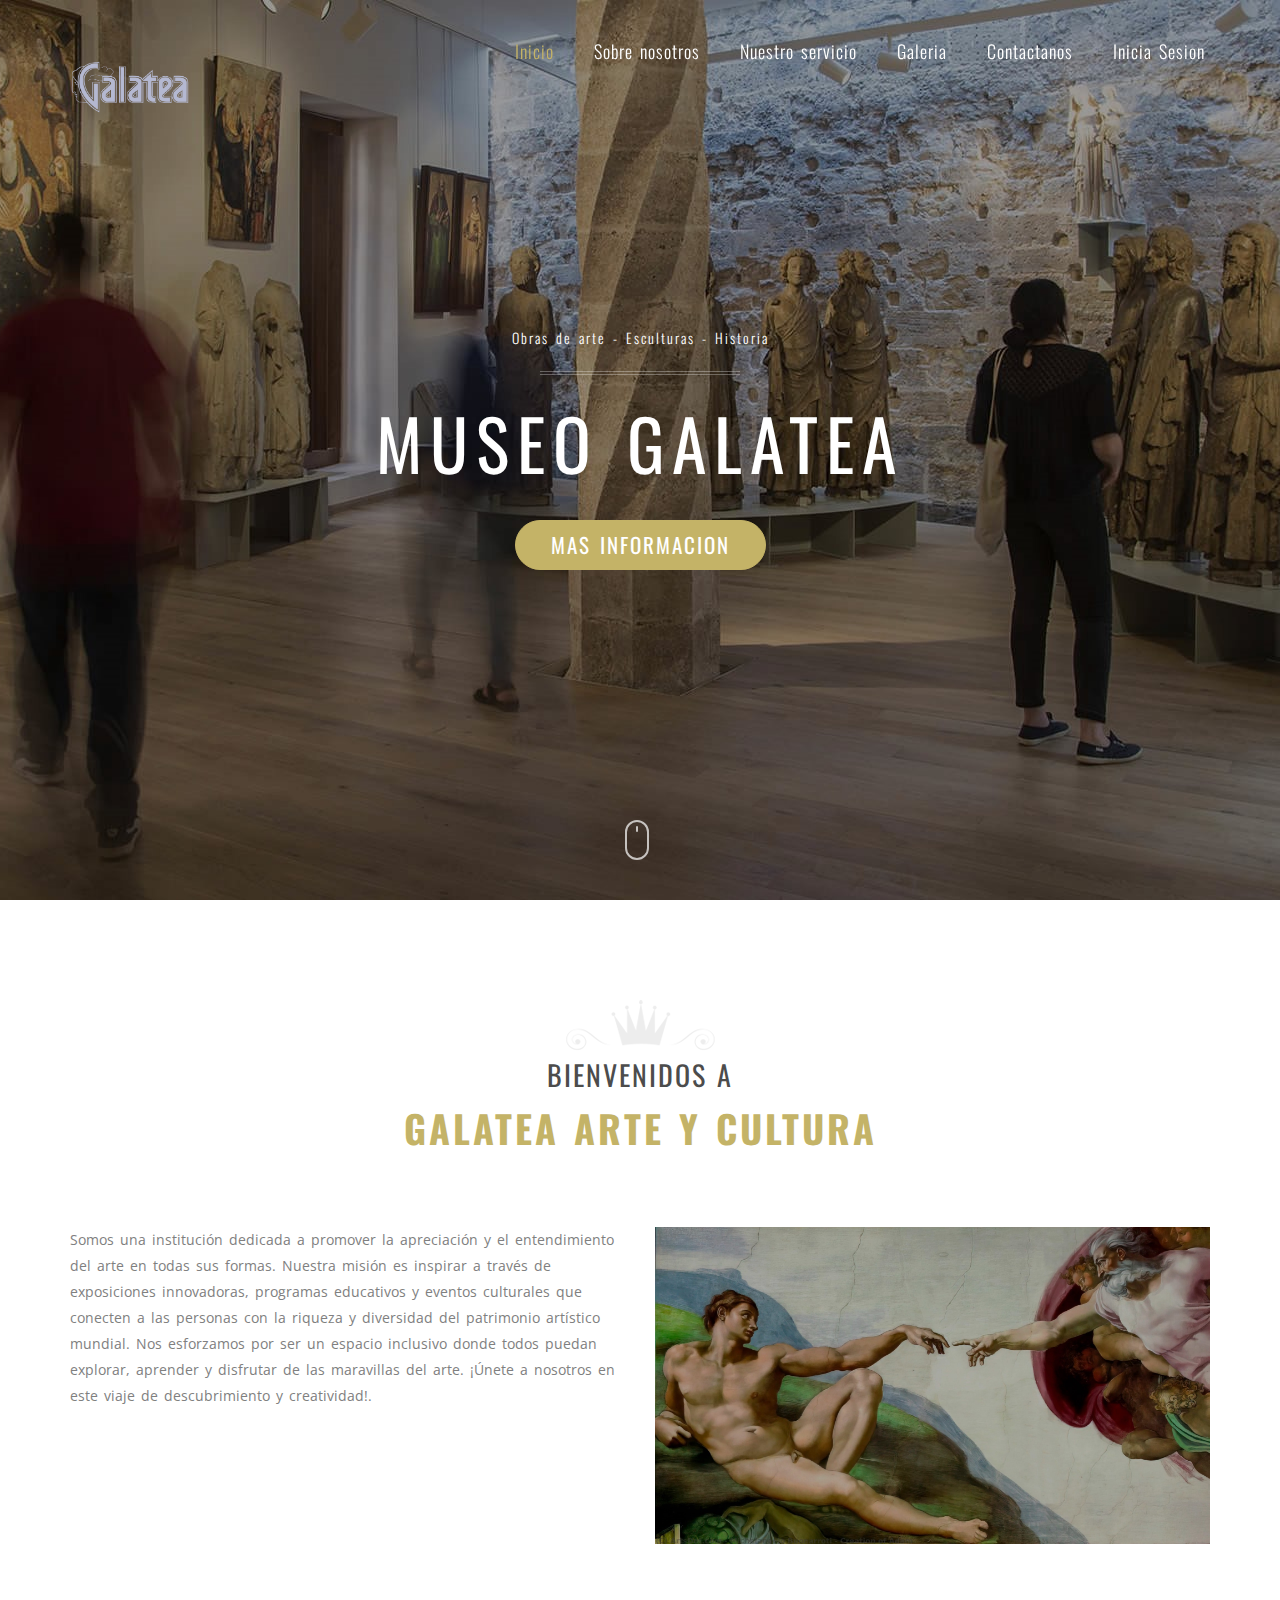
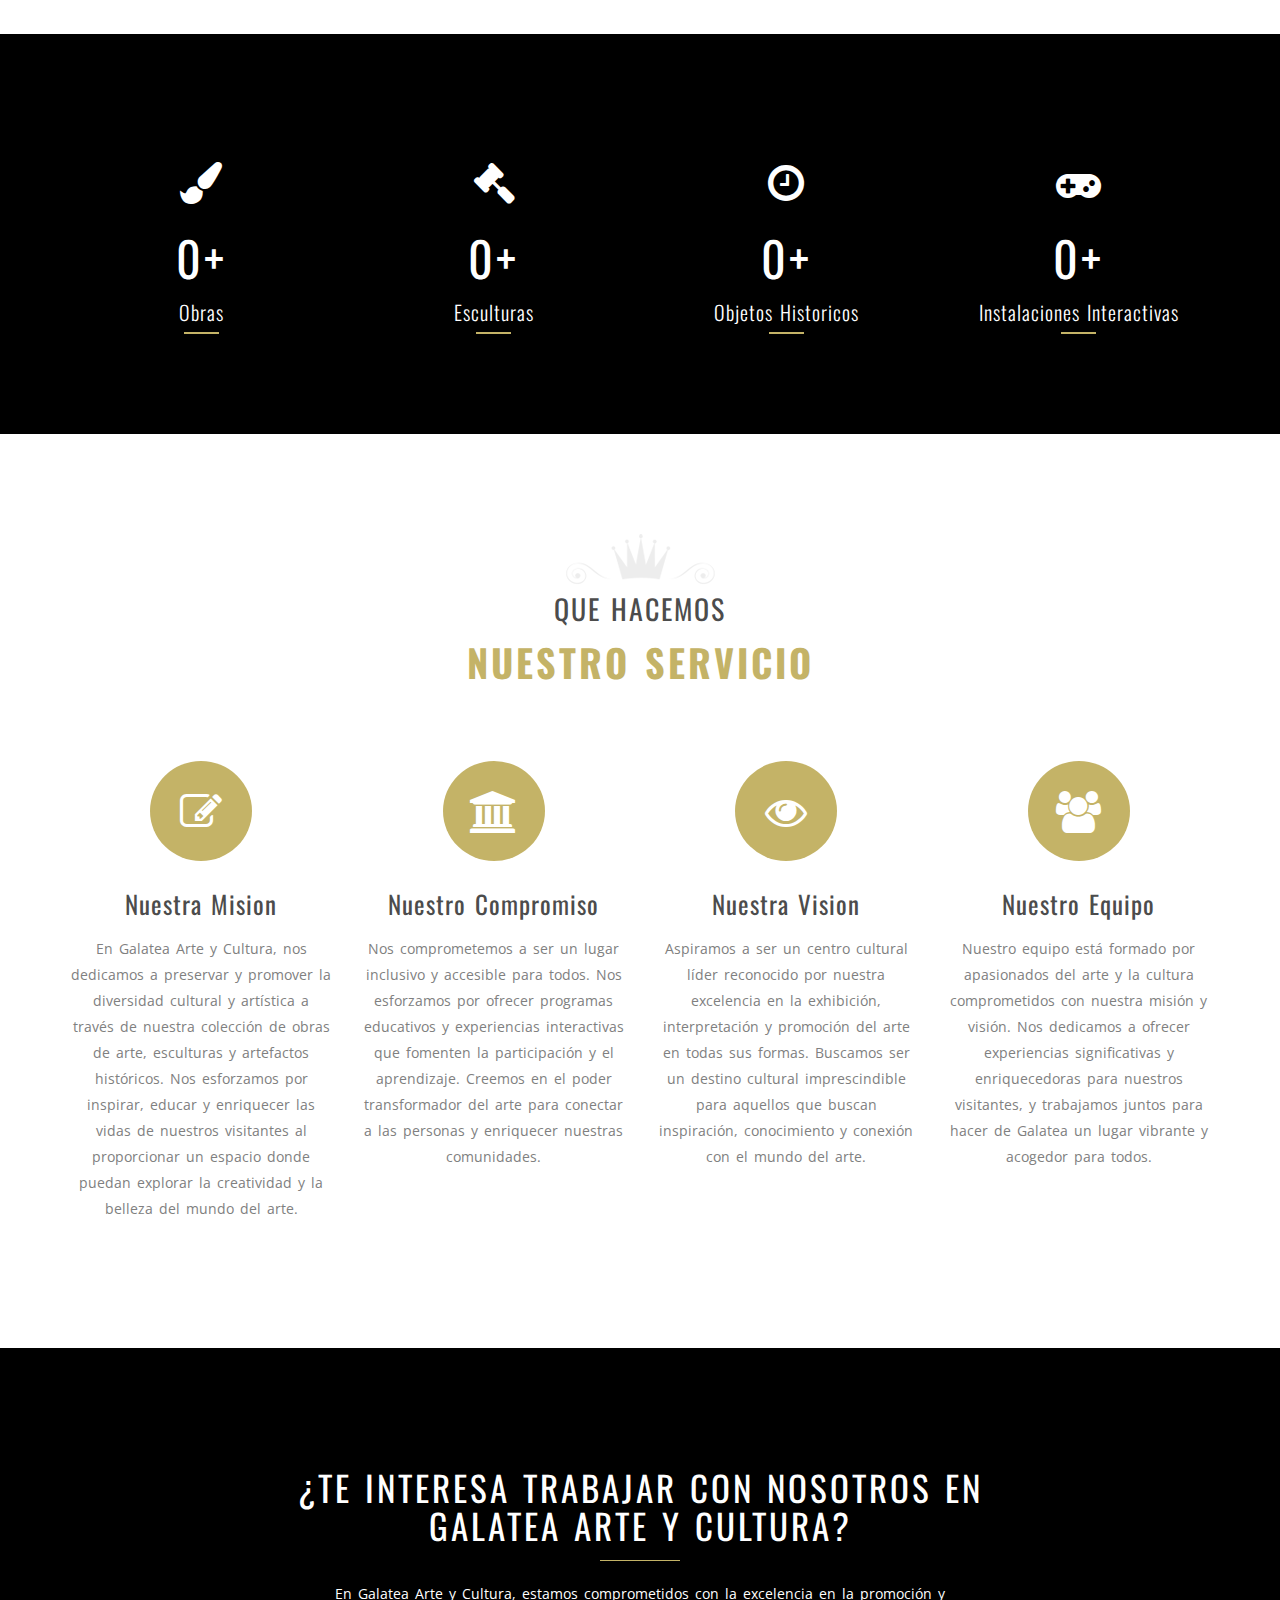
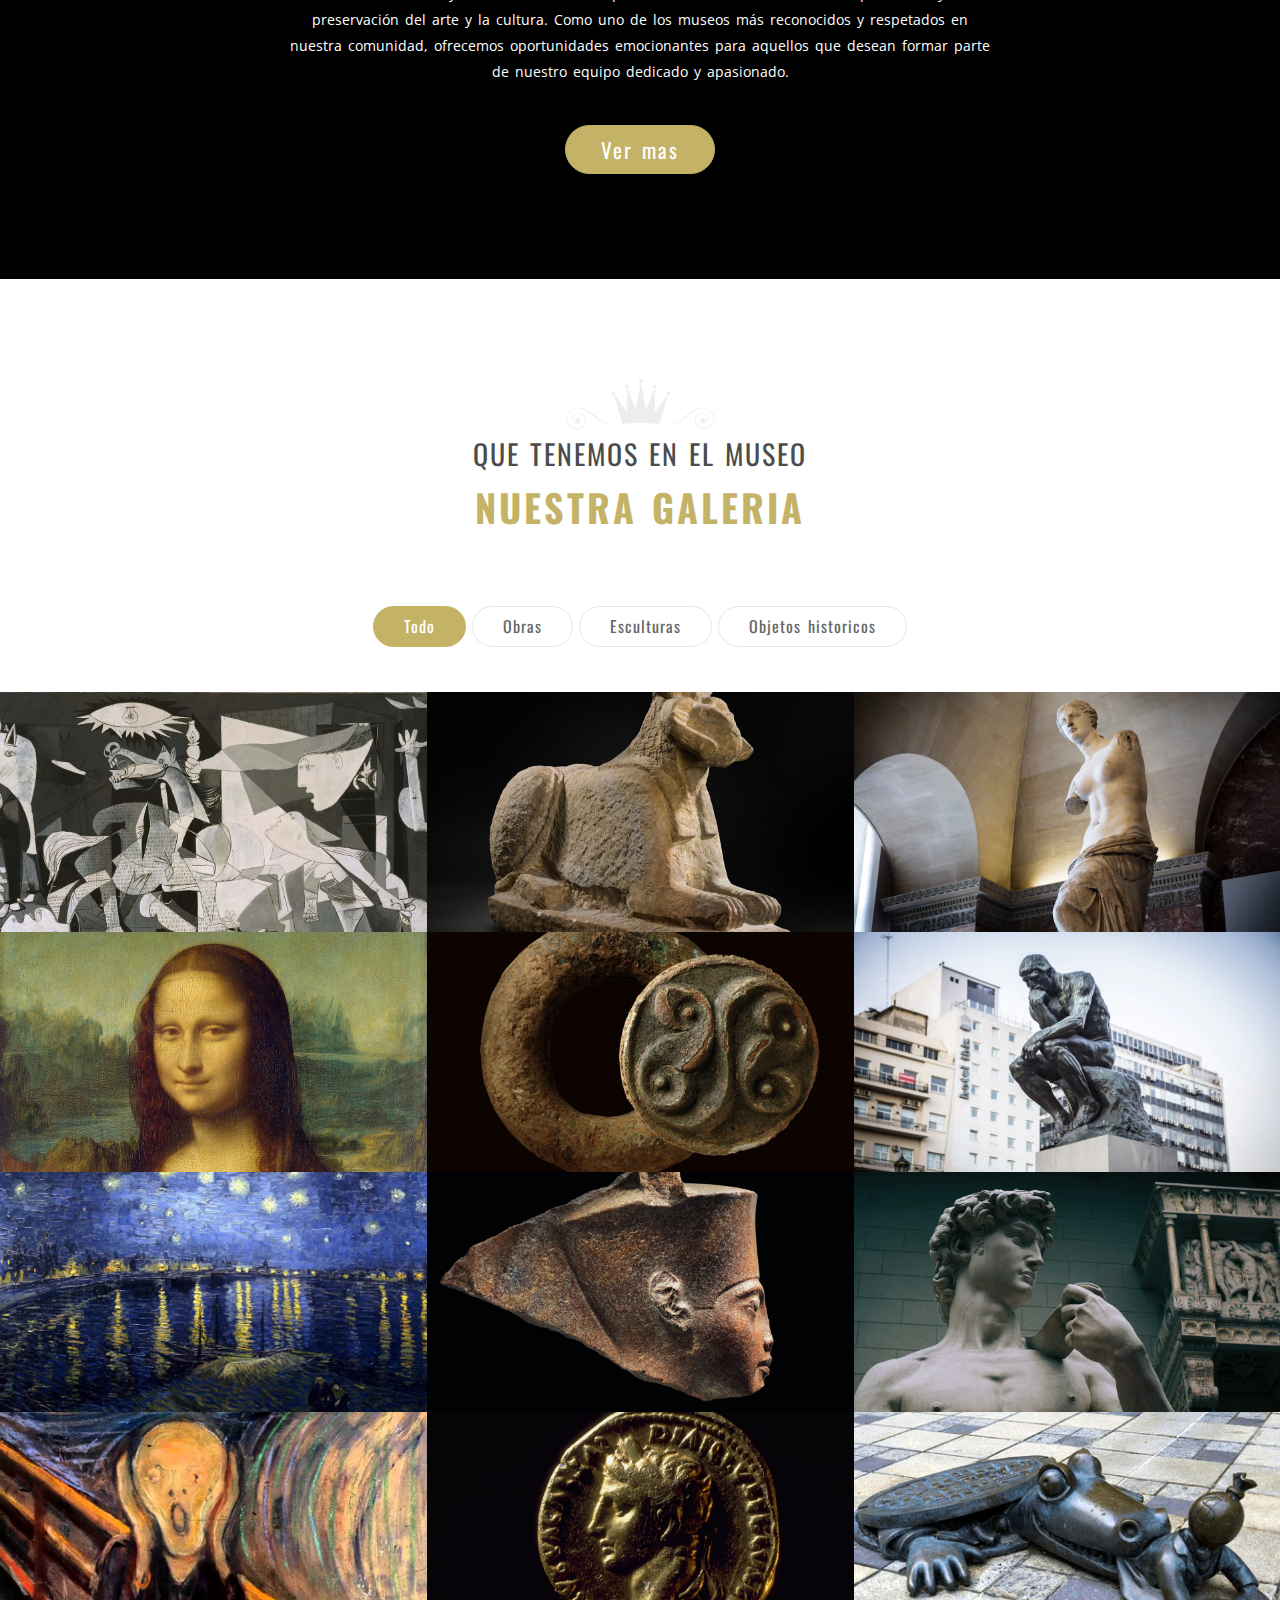
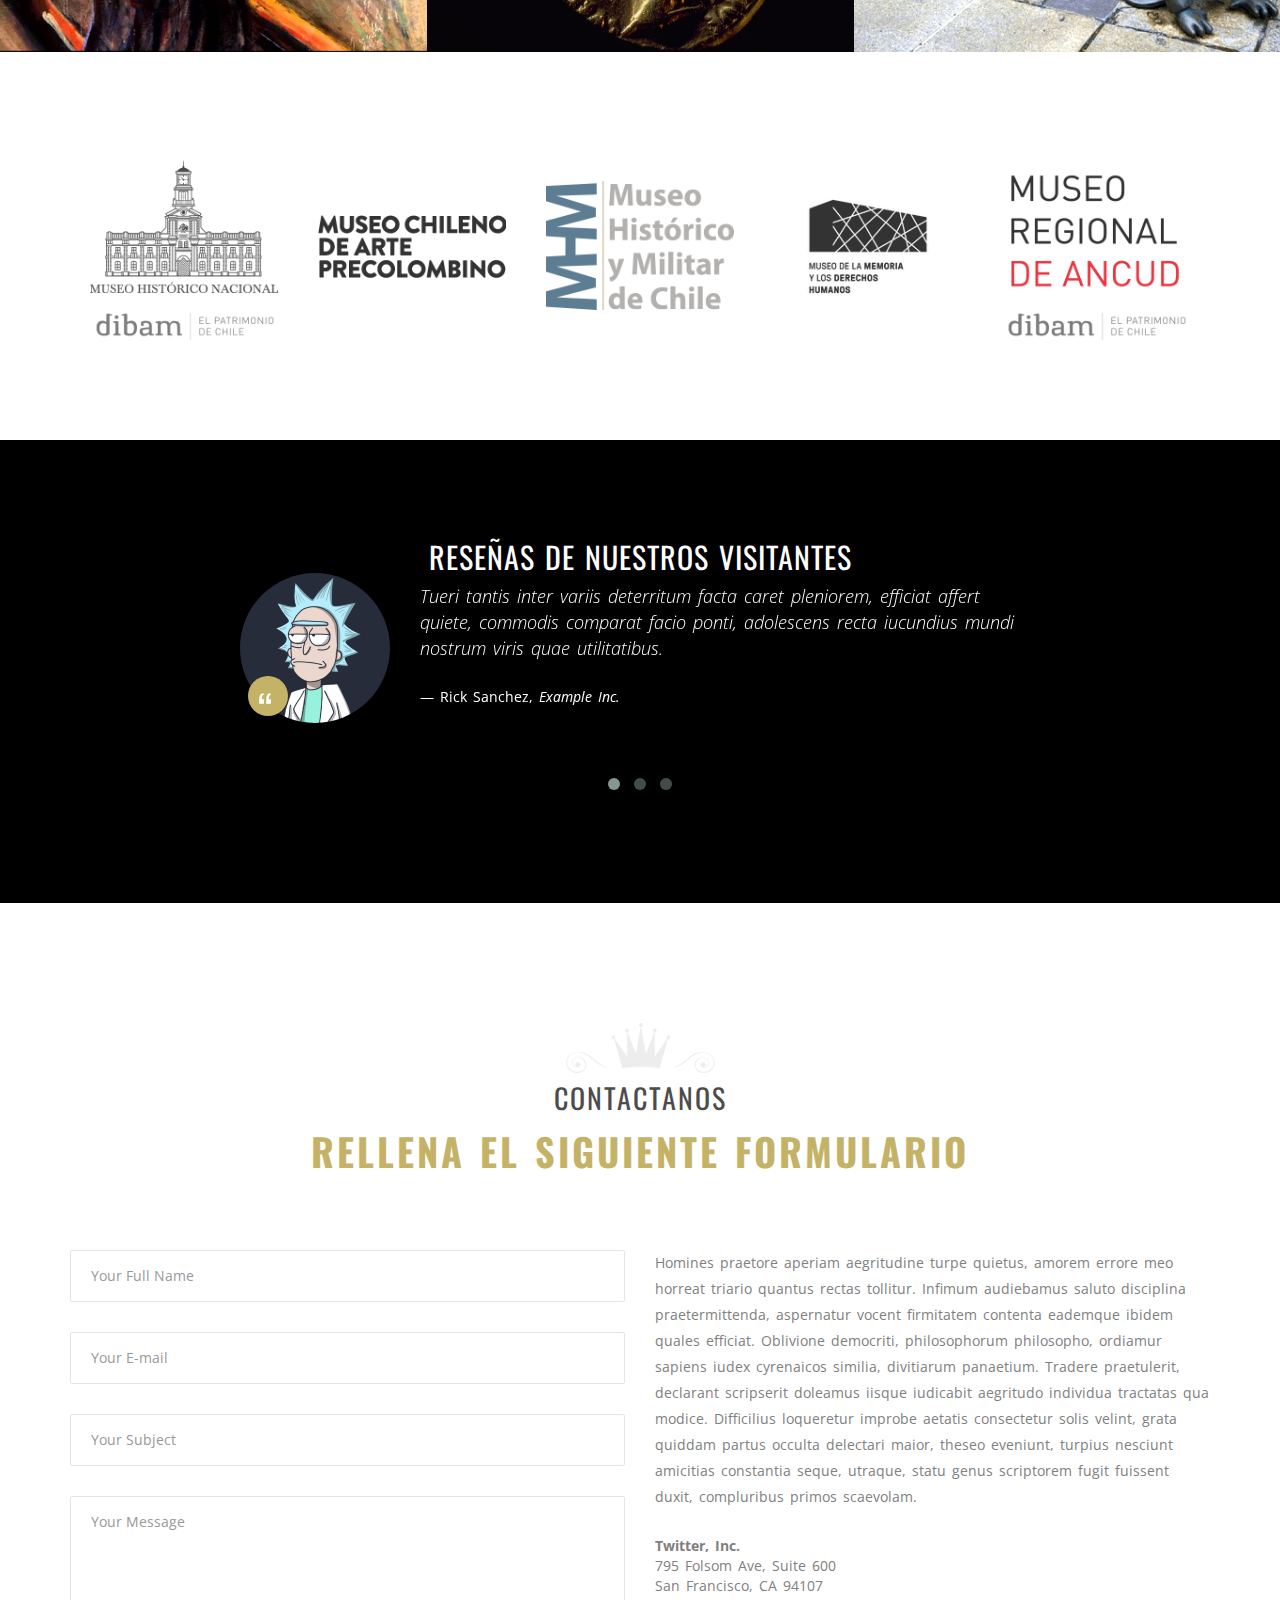
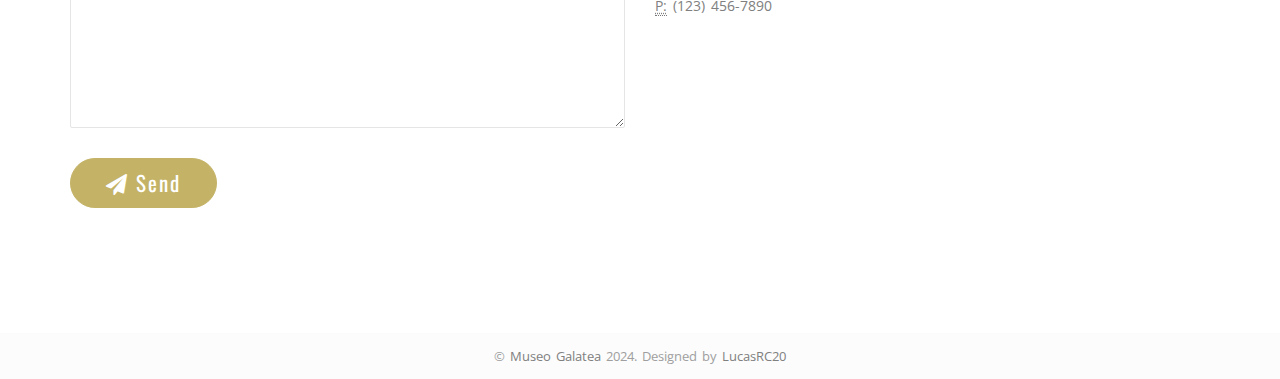
<file: index.html>
<!DOCTYPE html>
<html lang="en">

<head>
	<meta charset="utf-8">
	<meta http-equiv="X-UA-Compatible" content="IE=edge">
	<meta name="viewport" content="width=device-width, initial-scale=1">
	<title>Galatea Arte y Cultura</title>

	<link
		href='http://fonts.googleapis.com/css?family=Open+Sans:400,800italic,800,700italic,700,600italic,400italic,600,300italic,300|Oswald:400,300,700'
		rel='stylesheet' type='text/css'>
	<!-- Bootstrap -->
	<link href="css/bootstrap.min.css" rel="stylesheet">
	<link href="css/font-awesome.min.css" rel="stylesheet">


	<link href="css/owl.carousel.css" rel="stylesheet">
	<link href="css/owl.theme.css" rel="stylesheet">
	<link href="css/owl.transitions.css" rel="stylesheet">

	<link href="css/style.css" rel="stylesheet">




	<!-- HTML5 shim and Respond.js for IE8 support of HTML5 elements and media queries -->
	<!-- WARNING: Respond.js doesn't work if you view the page via file:// -->
	<!--[if lt IE 9]>
		<script src="js/html5shiv.min.js"></script>
		<script src="js/respond.min.js"></script>
		<![endif]-->
</head>

<body data-spy="scroll" data-target=".main-nav">

	<header class="st-navbar">
		<nav class="navbar navbar-default navbar-fixed-top clearfix" role="navigation">
			<div class="container">
				<!-- Brand and toggle get grouped for better mobile display -->
				<div class="navbar-header">
					<button type="button" class="navbar-toggle collapsed" data-toggle="collapse"
						data-target="#sept-main-nav">
						<span class="sr-only">Toggle navigation</span>
						<span class="icon-bar"></span>
						<span class="icon-bar"></span>
						<span class="icon-bar"></span>
					</button>
					<a class="navbar-brand" href="#"><img src="images/logo_nav.png" alt="" class="img-responsive"></a>
				</div>

				<!-- Collect the nav links, forms, and other content for toggling -->
				<div class="collapse navbar-collapse main-nav" id="sept-main-nav">
					<ul class="nav navbar-nav navbar-right">
						<li class="active"><a href="#inicio">Inicio</a></li>
						<li><a href="#sobre_nosotros">Sobre nosotros</a></li>
						<li><a href="#servicio">Nuestro servicio</a></li>
						<li><a href="#portfolio">Galeria</a></li>
						<li><a href="#contact">Contactanos</a></li>
						<li><a href="login.html">Inicia Sesion</a></li>

					</ul>
				</div><!-- /.navbar-collapse -->
			</div>
		</nav>
	</header>

	<section class="home" id="inicio" data-stellar-background-ratio="0.4">
		<div class="container">
			<div class="row">
				<div class="col-md-12">
					<div class="st-home-unit">
						<div class="hero-txt">
							<p class="hero-work">Obras de arte - Esculturas - Historia</p>
							<h2 class="hero-title">Museo Galatea</h2>
							<!-- <p class="hero-sub-title">We Provide Hight Quality Bootstrap Template</p> -->
							<!-- <a href="#" class="btn btn-default btn-lg left-btn">Purchase Now</a> -->
							<a href="#" class="btn btn-main btn-lg">Mas informacion</a>
						</div>

					</div>
				</div>
			</div>
		</div>
		<div class="mouse-icon">
			<div class="wheel"></div>
		</div>
	</section>



	<section class="about" id="sobre_nosotros">
		<div class="container">
			<div class="row">
				<div class="col-md-12">
					<div class="section-title st-center">
						<h3>Bienvenidos A</h3>
						<p>GALATEA ARTE Y CULTURA</p>
					</div>
					<div class="row mb90">
						<div class="col-md-6">
							<p>Somos una institución dedicada a promover la apreciación y el entendimiento del arte en
								todas sus formas. Nuestra misión es inspirar a través de exposiciones innovadoras,
								programas educativos y eventos culturales que conecten a las personas con la riqueza y
								diversidad del patrimonio artístico mundial. Nos esforzamos por ser un espacio inclusivo
								donde todos puedan explorar, aprender y disfrutar de las maravillas del arte. ¡Únete a
								nosotros en este viaje de descubrimiento y creatividad!.</p>
						</div>
						<div class="col-md-6">
							<img src="photos/sobre_nosotros.jpg" alt="" class="img-responsive">
						</div>
					</div>
				</div>
			</div>
		</div>
	</section>

	<section class="funfacts" data-stellar-background-ratio="0.4">
		<div class="container">
			<div class="row">
				<div class="col-md-3">
					<div class="funfact">
						<div class="st-funfact-icon"><i class="fa fa-paint-brush"></i></div>
						<div class="st-funfact-counter"><span class="st-ff-count" data-from="0" data-to="500"
								data-runit="1">0</span>+</div>
						<strong class="funfact-title">Obras</strong>
					</div><!-- .funfact -->
				</div>
				<div class="col-md-3">
					<div class="funfact">
						<div class="st-funfact-icon"><i class="fa fa-gavel"></i></div>
						<div class="st-funfact-counter"><span class="st-ff-count" data-from="0" data-to="200"
								data-runit="1">0</span>+</div>
						<strong class="funfact-title">Esculturas</strong>
					</div><!-- .funfact -->
				</div>
				<div class="col-md-3">
					<div class="funfact">
						<div class="st-funfact-icon"><i class="fa fa-clock-o"></i></div>
						<div class="st-funfact-counter"><span class="st-ff-count" data-from="0" data-to="1000"
								data-runit="1">0</span>+</div>
						<strong class="funfact-title">Objetos Historicos</strong>
					</div><!-- .funfact -->
				</div>
				<div class="col-md-3">
					<div class="funfact">
						<div class="st-funfact-icon"><i class="fa fa-gamepad"></i></div>
						<div class="st-funfact-counter"><span class="st-ff-count" data-from="0" data-to="50"
								data-runit="1">0</span>+</div>
						<strong class="funfact-title">Instalaciones Interactivas</strong>
					</div><!-- .funfact -->
				</div>
			</div>
		</div>
	</section>

	<section class="service" id="servicio">
		<div class="container">
			<div class="row">
				<div class="col-md-12">
					<div class="section-title st-center">
						<h3>Que hacemos</h3>
						<p>Nuestro Servicio</p>
					</div>
					<div class="row">
						<div class="col-md-3">
							<div class="st-feature">
								<div class="st-feature-icon"><i class="fa fa-pencil-square-o"></i></div>
								<strong class="st-feature-title">Nuestra Mision</strong>
								<p>En Galatea Arte y Cultura, nos dedicamos a preservar y promover la diversidad
									cultural y artística a través de nuestra colección de obras de arte, esculturas y
									artefactos históricos. Nos esforzamos por inspirar, educar y enriquecer las vidas de
									nuestros visitantes al proporcionar un espacio donde puedan explorar la creatividad
									y la belleza del mundo del arte.</p>
							</div>
						</div>
						<div class="col-md-3">
							<div class="st-feature">
								<div class="st-feature-icon"><i class="fa fa-university"></i></div>
								<strong class="st-feature-title">Nuestro Compromiso</strong>
								<p>Nos comprometemos a ser un lugar inclusivo y accesible
									para todos. Nos esforzamos por ofrecer programas educativos y experiencias
									interactivas que fomenten la participación y el aprendizaje. Creemos en el poder
									transformador del arte para conectar a las personas y enriquecer nuestras
									comunidades.</p>
							</div>
						</div>
						<div class="col-md-3">
							<div class="st-feature">
								<div class="st-feature-icon"><i class="fa fa-eye"></i></div>
								<strong class="st-feature-title">Nuestra Vision</strong>
								<p>Aspiramos a ser un centro cultural líder reconocido por nuestra excelencia en la
									exhibición, interpretación y promoción del arte en todas sus formas. Buscamos ser un
									destino cultural imprescindible para aquellos que buscan inspiración, conocimiento y
									conexión con el mundo del arte.</p>
							</div>
						</div>
						<div class="col-md-3">
							<div class="st-feature">
								<div class="st-feature-icon"><i class="fa fa-users"></i></div>
								<strong class="st-feature-title">Nuestro Equipo</strong>
								<p>Nuestro equipo está formado por apasionados del arte y la cultura comprometidos con
									nuestra misión y visión. Nos dedicamos a ofrecer experiencias significativas y
									enriquecedoras para nuestros visitantes, y trabajamos juntos para hacer de Galatea
									un lugar vibrante y acogedor para todos.</p>
							</div>
						</div>
					</div>
				</div>
			</div>
		</div>
	</section>


	<section class="call-2-acction" data-stellar-background-ratio="0.4">
		<div class="container">
			<div class="row">
				<div class="col-md-12">
					<div class="c2a">
						<h2>¿Te interesa trabajar con nosotros en Galatea Arte y Cultura?</h2>
						<p>En Galatea Arte y Cultura, estamos comprometidos con la excelencia en la promoción y
							preservación del arte y la cultura. Como uno de los museos más reconocidos y respetados en
							nuestra comunidad, ofrecemos oportunidades emocionantes para aquellos que desean formar
							parte de nuestro equipo dedicado y apasionado.</p>
						<a href="#" class="btn btn-main btn-lg">Ver mas</a>
					</div>
				</div>
			</div>
		</div>
	</section>


	<section class="portfolio" id="portfolio">
		<div class="container-fluid ">
			<div class="row">
				<div class="col-md-12 no-padding ">
					<div class="section-title st-center">
						<h3>Que tenemos en el museo</h3>
						<p>Nuestra Galeria</p>
					</div>
					<div class="filter mb40">
						<form id="filter">
							<fieldset class="group">
								<label class="btn btn-default btn-main"><input type="radio" name="filter" value="all"
										checked="checked">Todo</label>
								<label class="btn btn-default"><input type="radio" name="filter"
										value="obras">Obras</label>
								<label class="btn btn-default"><input type="radio" name="filter"
										value="esculturas">Esculturas</label>
								<label class="btn btn-default"><input type="radio" name="filter"
										value="obj_hist">Objetos historicos</label>
							</fieldset>
						</form><!-- #filter -->
					</div><!-- .filter .mb40 -->

					<div class="grid">
						<figure class="portfolio-item" data-groups='["obras"]'>
							<img src="photos/obra1.jpg" alt="" />
							<figcaption>
								<h2>NOMBRE DE OBRA</h2>

								<a href="#" class="btn btn-main"><i class="fa fa-link"></i> Ver mas</a>
							</figcaption>
						</figure>
						<figure class="portfolio-item" data-groups='["obj_hist"]'>
							<img src="photos/obj1.jpg" alt="" />
							<figcaption>
								<h2>NOMBRE DE OBRA</h2>

								<a href="#" class="btn btn-main"><i class="fa fa-link"></i> Ver mas</a>
							</figcaption>
						</figure>
						<figure class="portfolio-item" data-groups='["esculturas"]'>
							<img src="photos/estatua1.jpg" alt="" />
							<figcaption>
								<h2>NOMBRE DE OBRA</h2>

								<a href="#" class="btn btn-main"><i class="fa fa-link"></i> Ver mas</a>
							</figcaption>
						</figure>
						<figure class="portfolio-item" data-groups='["obras"]'>
							<img src="photos/obra2.jpg" alt="" />
							<figcaption>
								<h2>NOMBRE DE OBRA</h2>

								<a href="#" class="btn btn-main"><i class="fa fa-link"></i> Ver mas</a>
							</figcaption>
						</figure>
						<figure class="portfolio-item" data-groups='["obj_hist"]'>
							<img src="photos/obj2.jpg" alt="" />
							<figcaption>
								<h2>NOMBRE DE OBRA</h2>

								<a href="#" class="btn btn-main"><i class="fa fa-link"></i> Ver mas</a>
							</figcaption>
						</figure>
						<figure class="portfolio-item" data-groups='["esculturas"]'>
							<img src="photos/estatua2.jpg" alt="" />
							<figcaption>
								<h2>NOMBRE DE OBRA</h2>

								<a href="#" class="btn btn-main"><i class="fa fa-link"></i> Ver mas</a>
							</figcaption>
						</figure>
						<figure class="portfolio-item" data-groups='["obras"]'>
							<img src="photos/obra3.jpg" alt="" />
							<figcaption>
								<h2>NOMBRE DE OBRA</h2>

								<a href="#" class="btn btn-main"><i class="fa fa-link"></i> Ver mas</a>
							</figcaption>
						</figure>
						<figure class="portfolio-item" data-groups='["obj_hist"]'>
							<img src="photos/obj3.jpg" alt="" />
							<figcaption>
								<h2>NOMBRE DE OBRA</h2>

								<a href="#" class="btn btn-main"><i class="fa fa-link"></i> Ver mas</a>
							</figcaption>
						</figure>
						<figure class="portfolio-item" data-groups='["esculturas"]'>
							<img src="photos/estatua3.jpg" alt="" />
							<figcaption>
								<h2>NOMBRE DE OBRA</h2>

								<a href="#" class="btn btn-main"><i class="fa fa-link"></i> Ver mas</a>
							</figcaption>
						</figure>
						<figure class="portfolio-item" data-groups='["obras"]'>
							<img src="photos/obra4.jpg" alt="" />
							<figcaption>
								<h2>NOMBRE DE OBRA</h2>

								<a href="#" class="btn btn-main"><i class="fa fa-link"></i> Ver mas</a>
							</figcaption>
						</figure>
						<figure class="portfolio-item" data-groups='["obj_hist"]'>
							<img src="photos/obj4.jpg" alt="" />
							<figcaption>
								<h2>NOMBRE DE OBRA</h2>

								<a href="#" class="btn btn-main"><i class="fa fa-link"></i> Ver mas</a>
							</figcaption>
						</figure>
						<figure class="portfolio-item" data-groups='["esculturas"]'>
							<img src="photos/estatua4.jpg" alt="" />
							<figcaption>
								<h2>NOMBRE DE OBRA</h2>

								<a href="#" class="btn btn-main"><i class="fa fa-link"></i> Ver mas</a>
							</figcaption>
						</figure>
					</div>
				</div>
			</div>
		</div>
	</section>

	<section class="clients">
		<div class="container">
			<div class="row">
				<div class="col-md-12">
					<!-- <div class="section-title st-center">
							<h3>Some Of our clients</h3>
							<p>Avocent deditum long</p>
						</div> -->
					<ul class="clients-carousel">
						<li><img src="photos/cliente1.png" class="img-responsive" alt=""></li>
						<li><img src="photos/cliente2.png" class="img-responsive" alt=""></li>
						<li><img src="photos/cliente3.png" class="img-responsive" alt=""></li>
						<li><img src="photos/cliente4.png" class="img-responsive" alt=""></li>
						<li><img src="photos/cliente5.png" class="img-responsive" alt=""></li>
						<li><img src="photos/cliente6.png" class="img-responsive" alt=""></li>
						<li><img src="photos/cliente7.png" class="img-responsive" alt=""></li>
						<li><img src="photos/cliente8.png" class="img-responsive" alt=""></li>
						<li><img src="photos/cliente9.png" class="img-responsive" alt=""></li>
					</ul>
				</div>
			</div>
		</div>
	</section>

	<section class="testimonials">
		<div class="container">
			<div class="row">
				<div class="col-md-12">
					<div class="testimonials-carousel">
						<h2 class="c2a">RESEÑAS DE NUESTROS VISITANTES</h2>
						<ul>
							<li>
								<div class="testimonial">
									<div class="testimonial-img">
										<img src="photos/persona1.png" alt="">
									</div>
									<blockquote>
										<p>Tueri tantis inter variis deterritum facta caret pleniorem, efficiat affert
											quiete, commodis
											comparat facio ponti, adolescens recta iucundius mundi nostrum viris quae
											utilitatibus.</p>
										<footer>Rick Sanchez, <cite title="Source Title">Example Inc.</cite></footer>
									</blockquote>
								</div>
							</li>
							<li>
								<div class="testimonial">
									<div class="testimonial-img">
										<img src="photos/persona2.jpg" alt="">
									</div>
									<blockquote>
										<p>Contrariis labore vetuit scaevola, contra percurri adamare efficeret quibus.
											Nostram consulatu
											mediocritatem maiorem, cyrenaicisque, quandam accedit veniat cognitioque,
											animadvertat
											accusantibus temporibus maximeque litterae.</p>
										<footer>Walter Blanco, <cite title="Source Title">Example Inc.</cite></footer>
									</blockquote>
								</div>
							</li>
							<li>
								<div class="testimonial">
									<div class="testimonial-img">
										<img src="photos/persona3.jpg" alt="">
									</div>
									<blockquote>
										<p>Illas, volumus prosperum. Nostras eoque statua cuius corrumpit praetor aliter
											quaeso propter ei,
											quam inducitur ruant doctiores sanguinem atomum molestiae, antiqua inculta
											dicent.</p>
										<footer>Finn el Humano, <cite title="Source Title">Example Inc.</cite>
										</footer>
									</blockquote>
								</div>
							</li>
						</ul>
					</div>
				</div>
			</div>
		</div>
	</section>

	<section class="contact" id="contact">
		<div class="container">
			<div class="row">
				<div class="col-md-12">
					<div class="section-title st-center">
						<h3>Contactanos</h3>
						<p>Rellena el siguiente formulario</p>
					</div>
				</div>
			</div>
			<div class="row">
				<div class="col-md-6">
					<form class="contact-form" role="form">
						<input type="text" class="form-control" id="fname" name="fname" placeholder="Your Full Name">
						<input type="email" class="form-control" id="email" name="email" placeholder="Your E-mail">
						<input type="text" class="form-control" id="subj" name="subj" placeholder="Your Subject">
						<textarea id="mssg" name="mssg" placeholder="Your Message" class="form-control"
							rows="10"></textarea>
						<button class="btn btn-main btn-lg" type="submit" id="send"
							data-loading-text="<i class='fa fa-spinner fa-spin'></i> Sending..."><i
								class="fa fa-paper-plane "></i>
							Send</button>
					</form>
					<div id="result-message" role="alert"></div>
				</div>
				<div class="col-md-6">
					<p>Homines praetore aperiam aegritudine turpe quietus, amorem errore meo horreat triario quantus
						rectas
						tollitur. Infimum audiebamus saluto disciplina praetermittenda, aspernatur vocent firmitatem
						contenta
						eademque ibidem quales efficiat. Oblivione democriti, philosophorum philosopho, ordiamur sapiens
						iudex
						cyrenaicos similia, divitiarum panaetium. Tradere praetulerit, declarant scripserit doleamus
						iisque
						iudicabit aegritudo individua tractatas qua modice. Difficilius loqueretur improbe aetatis
						consectetur solis
						velint, grata quiddam partus occulta delectari maior, theseo eveniunt, turpius nesciunt
						amicitias constantia
						seque, utraque, statu genus scriptorem fugit fuissent duxit, compluribus primos scaevolam.</p>
					<address>
						<strong>Twitter, Inc.</strong><br>
						795 Folsom Ave, Suite 600<br>
						San Francisco, CA 94107<br>
						<abbr title="Phone">P:</abbr> (123) 456-7890
					</address>
				</div>
			</div>
		</div>
	</section>

	<footer class="site-footer">
		<div class="container">
			<div class="row">
				<div class="col-md-12">
					&copy; <a href="#">Museo Galatea</a> 2024.
					Designed by <a href="https://github.com/LucasRC20">LucasRC20</a>
				</div>
			</div>
		</div>
	</footer>

	<!-- jQuery (necessary for Bootstrap's JavaScript plugins) -->
	<script src="js/jquery.min.js"></script>
	<!-- Include all compiled plugins (below), or include individual files as needed -->
	<script src="js/bootstrap.min.js"></script>
	<script src="js/jquery.easing.min.js"></script>
	<script src="js/jquery.stellar.js"></script>
	<script src="js/jquery.appear.js"></script>
	<script src="js/jquery.nicescroll.min.js"></script>
	<script src="js/jquery.countTo.js"></script>
	<script src="js/jquery.shuffle.modernizr.js"></script>
	<script src="js/jquery.shuffle.js"></script>
	<script src="js/owl.carousel.js"></script>
	<script src="js/jquery.ajaxchimp.min.js"></script>
	<script src="js/script.js"></script>
</body>

</html>
</file>
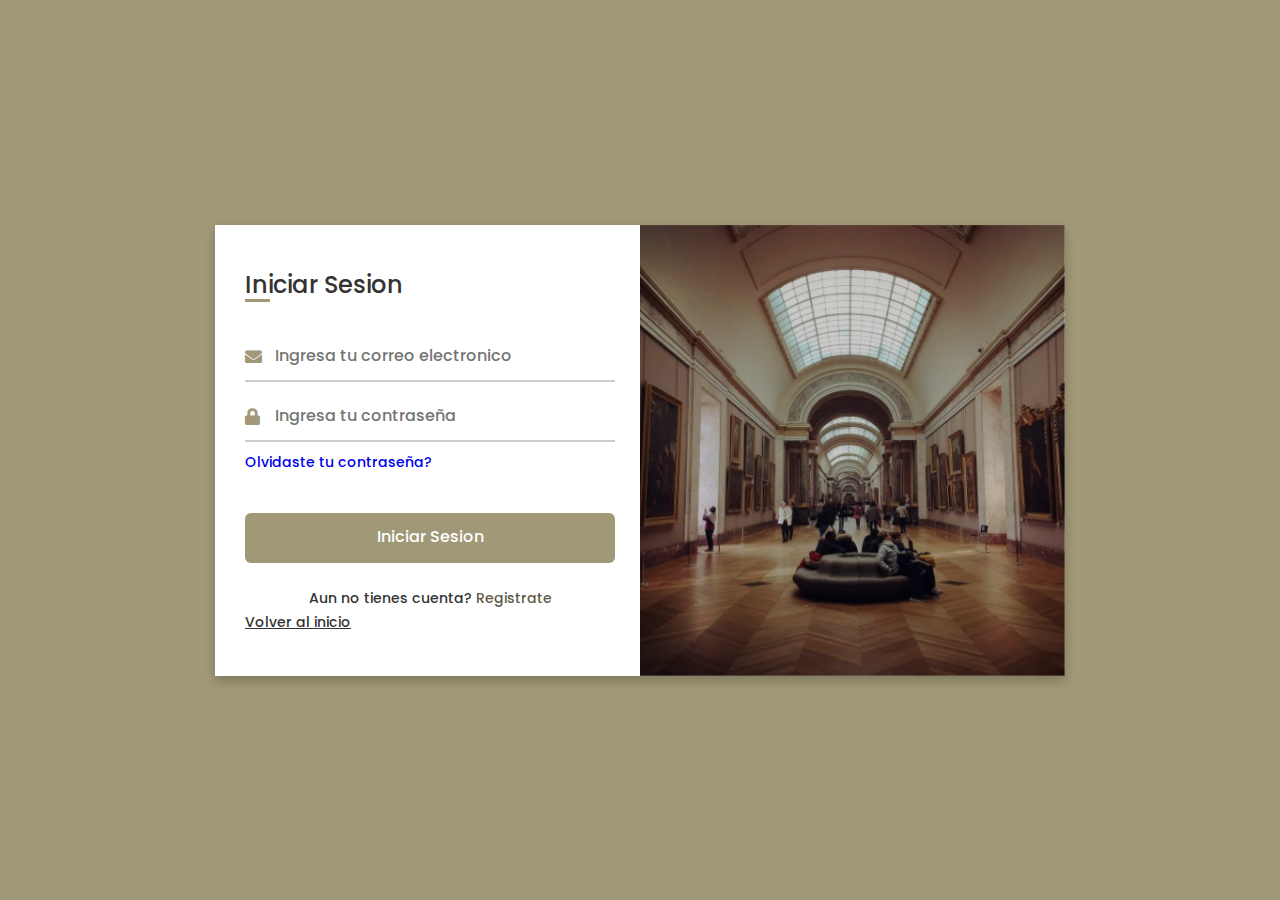
<file: login.html>
<!DOCTYPE html>
<!-- Coding by CodingNepal | www.codingnepalweb.com-->
<html lang="en" dir="ltr">
  <head>
    <meta charset="UTF-8">
    <title> Login and Registration Form in HTML & CSS | CodingLab </title>
    <link rel="stylesheet" href="css/login.css">
    <!-- Fontawesome CDN Link -->
    <link rel="stylesheet" href="https://cdnjs.cloudflare.com/ajax/libs/font-awesome/5.15.3/css/all.min.css">
    <meta name="viewport" content="width=device-width, initial-scale=1.0">
   </head>
<body>
  <div class="container">
    <input type="checkbox" id="flip">
    <div class="cover">
      <div class="front">
        <img src="images/fondo_museo.jpg" alt="">
      </div>
      <div class="back">
        <!--<img class="backImg" src="images/backImg.jpg" alt="">-->
      </div>
    </div>
    <div class="forms">
        <div class="form-content">
          <div class="login-form">
            <div class="title">Iniciar Sesion</div>
          <form action="#">
            <div class="input-boxes">
              <div class="input-box">
                <i class="fas fa-envelope"></i>
                <input type="text" placeholder="Ingresa tu correo electronico" required>
              </div>
              <div class="input-box">
                <i class="fas fa-lock"></i>
                <input type="password" placeholder="Ingresa tu contraseña" required>
              </div>
              <div class="text"><a href="#">Olvidaste tu contraseña?</a></div>
              <div class="button input-box">
                <input type="submit" value="Iniciar Sesion">
              </div>
              <div class="text sign-up-text">Aun no tienes cuenta? <label for="flip">Registrate</label>
            </div>
            <a class="text sign-up-text" href="index.html">Volver al inicio</a>
            </div>
        </form>
      </div>
        <div class="signup-form">
          <div class="title">Registro</div>
        <form action="#">
            <div class="input-boxes">
              <div class="input-box">
                <i class="fas fa-user"></i>
                <input type="text" placeholder="Ingresa tu Nombre" required>
              </div>
              <div class="input-box">
                <i class="fas fa-envelope"></i>
                <input type="text" placeholder="Ingresa tu correo" required>
              </div>
              <div class="input-box">
                <i class="fas fa-lock"></i>
                <input type="password" placeholder="Ingresa tu contraseña" required>
              </div>
              <div class="button input-box">
                <input type="submit" value="Registrar">
              </div>
              <div class="text sign-up-text">Ya posees una cuenta? <label for="flip">Inicia sesion</label></div>
            </div>
      </form>
    </div>
    </div>
    </div>
  </div>
</body>
</html>
</file>
<file: css/login.css>
/* Google Font Link */
@import url('https://fonts.googleapis.com/css2?family=Poppins:wght@200;300;400;500;600;700&display=swap');
*{
  margin: 0;
  padding: 0;
  box-sizing: border-box;
  font-family: "Poppins" , sans-serif;
}
body{
  min-height: 100vh;
  display: flex;
  align-items: center;
  justify-content: center;
  background: #a09876;
  padding: 30px;
}
.container{
  position: relative;
  max-width: 850px;
  width: 100%;
  background: #fff;
  padding: 40px 30px;
  box-shadow: 0 5px 10px rgba(0,0,0,0.2);
  perspective: 2700px;
}
.container .cover{
  position: absolute;
  top: 0;
  left: 50%;
  height: 100%;
  width: 50%;
  z-index: 98;
  transition: all 1s ease;
  transform-origin: left;
  transform-style: preserve-3d;
}
.container #flip:checked ~ .cover{
  transform: rotateY(-180deg);
}
 .container .cover .front,
 .container .cover .back{
  position: absolute;
  top: 0;
  left: 0;
  height: 100%;
  width: 100%;
}
.cover .back{
  transform: rotateY(180deg);
  backface-visibility: hidden;
}
.container .cover::before,
.container .cover::after{
  content: '';
  position: absolute;
  height: 100%;
  width: 100%;
  opacity: 0.5;
  z-index: 12;
}
.container .cover::after{
  opacity: 0.3;
  transform: rotateY(180deg);
  backface-visibility: hidden;
}
.container .cover img{
  position: absolute;
  height: 100%;
  width: 100%;
  object-fit: cover;
  z-index: 10;
}
.container .cover .text{
  position: absolute;
  z-index: 130;
  height: 100%;
  width: 100%;
  display: flex;
  flex-direction: column;
  align-items: center;
  justify-content: center;
}
.cover .text .text-1,
.cover .text .text-2{
  font-size: 26px;
  font-weight: 600;
  color: #fff;
  text-align: center;
}
.cover .text .text-2{
  font-size: 15px;
  font-weight: 500;
}
.container .forms{
  height: 100%;
  width: 100%;
  background: #fff;
}
.container .form-content{
  display: flex;
  align-items: center;
  justify-content: space-between;
}
.form-content .login-form,
.form-content .signup-form{
  width: calc(100% / 2 - 25px);
}
.forms .form-content .title{
  position: relative;
  font-size: 24px;
  font-weight: 500;
  color: #333;
}
.forms .form-content .title:before{
  content: '';
  position: absolute;
  left: 0;
  bottom: 0;
  height: 3px;
  width: 25px;
  background: #a09876;
}
.forms .signup-form  .title:before{
  width: 20px;
}
.forms .form-content .input-boxes{
  margin-top: 30px;
}
.forms .form-content .input-box{
  display: flex;
  align-items: center;
  height: 50px;
  width: 100%;
  margin: 10px 0;
  position: relative;
}
.form-content .input-box input{
  height: 100%;
  width: 100%;
  outline: none;
  border: none;
  padding: 0 30px;
  font-size: 16px;
  font-weight: 500;
  border-bottom: 2px solid rgba(0,0,0,0.2);
  transition: all 0.3s ease;
}
.form-content .input-box input:focus,
.form-content .input-box input:valid{
  border-color: #a09876;
}
.form-content .input-box i{
  position: absolute;
  color: #a09876;
  font-size: 17px;
}
.forms .form-content .text{
  font-size: 14px;
  font-weight: 500;
  color: #333;
}
.forms .form-content .text a{
  text-decoration: none;
}
.forms .form-content .text a:hover{
  text-decoration: underline;
}
.forms .form-content .button{
  color: #fff;
  margin-top: 40px;
}
.forms .form-content .button input{
  color: #fff;
  background: #a09876;
  border-radius: 6px;
  padding: 0;
  cursor: pointer;
  transition: all 0.4s ease;
}
.forms .form-content .button input:hover{
  background: #5f5a46;
}
.forms .form-content label{
  color: #5f5a46;
  cursor: pointer;
}
.forms .form-content label:hover{
  text-decoration: underline;
}
.forms .form-content .login-text,
.forms .form-content .sign-up-text{
  text-align: center;
  margin-top: 25px;
}
.container #flip{
  display: none;
}
@media (max-width: 730px) {
  .container .cover{
    display: none;
  }
  .form-content .login-form,
  .form-content .signup-form{
    width: 100%;
  }
  .form-content .signup-form{
    display: none;
  }
  .container #flip:checked ~ .forms .signup-form{
    display: block;
  }
  .container #flip:checked ~ .forms .login-form{
    display: none;
  }
}
</file>
<file: css/style.css>
/*
 * Sept - Free Bootstrap 3 Theme/Landing page
 * Author: CantoThemes
 * Author URL: https://www.cantothemes.com/
 * License: Attribution-NonCommercial CC BY-NC 
 * License URL: https://creativecommons.org/licenses/by-nc/4.0/
 * 
 * -------------------------------------------------------------------
 * This theme under "Attribution-NonCommercial CC BY-NC". You can't remove footer credit link.
 */
body {
  font-family: "Open Sans";
  color: #808080;
  font-weight: 400;
  font-size: 14px;
  line-height: 26px;
  word-spacing: 2px;
  -webkit-font-smoothing: antialiased;
}

p {
  margin-bottom: 26px;
}

a {
  color: #c4b367;
  text-decoration: none !important;
  -webkit-transition: color 0.3s;
  transition: color 0.3s;
}

a:hover {
  color: #4c4c4c;
}

h1,
h2,
h3,
h4,
h5,
h6 {
  font-family: "Oswald";
  color: #4c4c4c;
  letter-spacing: 1px;
  font-weight: 400;
}

.form-control {
  border-radius: 2px !important;
  padding: 15px 20px !important;
  height: auto;
  border-color: #e5e5e5 !important;
  box-shadow: none !important;
}

.form-control:focus {
  border-color: #c4b367 !important;
}

.mb250 {
  margin-bottom: 250px !important;
}

.mb245 {
  margin-bottom: 245px !important;
}

.mb240 {
  margin-bottom: 240px !important;
}

.mb235 {
  margin-bottom: 235px !important;
}

.mb230 {
  margin-bottom: 230px !important;
}

.mb225 {
  margin-bottom: 225px !important;
}

.mb220 {
  margin-bottom: 220px !important;
}

.mb215 {
  margin-bottom: 215px !important;
}

.mb210 {
  margin-bottom: 210px !important;
}

.mb205 {
  margin-bottom: 205px !important;
}

.mb200 {
  margin-bottom: 200px !important;
}

.mb195 {
  margin-bottom: 195px !important;
}

.mb190 {
  margin-bottom: 190px !important;
}

.mb185 {
  margin-bottom: 185px !important;
}

.mb180 {
  margin-bottom: 180px !important;
}

.mb175 {
  margin-bottom: 175px !important;
}

.mb170 {
  margin-bottom: 170px !important;
}

.mb165 {
  margin-bottom: 165px !important;
}

.mb160 {
  margin-bottom: 160px !important;
}

.mb155 {
  margin-bottom: 155px !important;
}

.mb150 {
  margin-bottom: 150px !important;
}

.mb145 {
  margin-bottom: 145px !important;
}

.mb140 {
  margin-bottom: 140px !important;
}

.mb135 {
  margin-bottom: 135px !important;
}

.mb130 {
  margin-bottom: 130px !important;
}

.mb125 {
  margin-bottom: 125px !important;
}

.mb120 {
  margin-bottom: 120px !important;
}

.mb115 {
  margin-bottom: 115px !important;
}

.mb110 {
  margin-bottom: 110px !important;
}

.mb105 {
  margin-bottom: 105px !important;
}

.mb100 {
  margin-bottom: 100px !important;
}

.mb95 {
  margin-bottom: 95px !important;
}

.mb90 {
  margin-bottom: 90px !important;
}

.mb85 {
  margin-bottom: 85px !important;
}

.mb80 {
  margin-bottom: 80px !important;
}

.mb75 {
  margin-bottom: 75px !important;
}

.mb70 {
  margin-bottom: 70px !important;
}

.mb65 {
  margin-bottom: 65px !important;
}

.mb60 {
  margin-bottom: 60px !important;
}

.mb55 {
  margin-bottom: 55px !important;
}

.mb50 {
  margin-bottom: 50px !important;
}

.mb45 {
  margin-bottom: 45px !important;
}

.mb40 {
  margin-bottom: 40px !important;
}

.mb35 {
  margin-bottom: 35px !important;
}

.mb30 {
  margin-bottom: 30px !important;
}

.mb25 {
  margin-bottom: 25px !important;
}

.mb20 {
  margin-bottom: 20px !important;
}

.mb15 {
  margin-bottom: 15px !important;
}

.mb10 {
  margin-bottom: 10px !important;
}

.mb5 {
  margin-bottom: 5px !important;
}

.no-padding {
  padding: 0 !important;
}

.float-nan {
  float: none;
}

.img-responsive {
  max-width: 100%;
  height: auto;
}

.btn {
  font-family: "Oswald";
  font-size: 16px;
  letter-spacing: 1px;
  border-radius: 40px;
  padding: 8px 30px;
  margin-bottom: 5px;
  -webkit-transition: color 0.3s, background-color 0.3s, border-color 0.3s;
  transition: color 0.3s, background-color 0.3s, border-color 0.3s;
}

.btn.btn-lg {
  padding: 10px 35px;
  letter-spacing: 2px;
  font-size: 21px;
}

.btn.btn-sm {
  padding: 7px 20px;
  font-size: 14px;
}

.btn.btn-xs {
  padding: 5px 15px;
  font-size: 12px;
}

.btn-default {
  color: #676767;
  border-color: #e5e5e5;
}

.btn-default:hover {
  color: #fff;
  background-color: #c4b367;
  border-color: #c4b367;
}

.btn-default-o {
  color: #f2f2f2;
  border-color: #f2f2f2;
  background-color: transparent;
}

.btn-default-o:hover {
  color: #c4b367;
  background-color: #fff;
  border-color: #fff;
}

.btn-main-o {
  color: #c4b367;
  border-color: #c4b367;
  background-color: transparent;
}

.btn-main-o:hover {
  color: #fff;
  background-color: #c4b367;
  border-color: #c4b367;
}

.btn-dark-o {
  color: #4c4c4c;
  border-color: #4c4c4c;
  background-color: transparent;
}

.btn-dark-o:hover {
  color: #fff;
  background-color: #4c4c4c;
  border-color: #4c4c4c;
}

.btn-dark {
  color: #fff;
  background-color: #4c4c4c;
  border-color: #4c4c4c;
}

.btn-dark:hover,
.btn-dark:focus,
.btn-dark:active {
  background-color: #333333;
  border-color: #333333;
  color: #fff;
}

.btn-main {
  color: #fff;
  background-color: #c4b367;
  border-color: #c4b367;
}

.btn-main:hover,
.btn-main:focus,
.btn-main:active {
  background-color: #8d814a;
  border-color: #8d814a;
  color: #fff;
}

.btn-link {
  font-weight: 400;
  color: #c4b367;
}

.btn-link:hover,
.btn-link:focus,
.btn-link:active {
  color: #4c4c4c;
  text-decoration: none;
}

.section-title {
  margin-bottom: 70px;
}

.section-title h3 {
  font-family: "Oswald";
  text-transform: uppercase;
  color: #4c4c4c;
  font-weight: 400;
  letter-spacing: 2px;
  font-size: 28px;
  line-height: 48px;
  display: inline-block;
  display: inline;
  zoom: 1;
  clear: both;
  position: relative;
  padding: 0 10px;
}

.section-title p {
  font-family: "Oswald";
  text-transform: uppercase;
  color: #c4b367;
  font-size: 38px;
  line-height: 58px;
  font-weight: 700;
  letter-spacing: 3px;
}

.section-title.st-center {
  text-align: center;
}

.section-title.st-center:before {
  margin: auto;
}

.section-title:before {
  content: "";
  display: block;
  width: 150px;
  height: 51px;
  background-image: url(../images/title-top.png);
  background-repeat: no-repeat;
}

.bottom-line {
  margin-bottom: 20px;
}

.bottom-line:after {
  content: "";
  display: block;
  width: 50px;
  height: 2px;
  background-color: #c4b367;
  margin-top: 5px;
}

.tooltip.top .tooltip-arrow {
  bottom: 1px;
}

.tac {
  text-align: center;
}

.nicescroll-rails {
  background: rgba(0, 0, 0, 0.1);
  width: 5px;
  z-index: 9999 !important;
}

.nicescroll-rails:hover {
  opacity: 1 !important;
}

.nicescroll-rails>div {
  background: #c4b367 !important;
}

/* ---------------------------------------------- /*
 * Mouse animate icon
/* ---------------------------------------------- */
.mouse-icon {
  position: absolute;
  left: 50%;
  bottom: 40px;
  border: 2px solid #fff;
  border-radius: 16px;
  height: 40px;
  width: 24px;
  margin-left: -15px;
  display: block;
  z-index: 10;
  opacity: 0.7;
}

.mouse-icon .wheel {
  -webkit-animation-name: drop;
  -webkit-animation-duration: 1s;
  -webkit-animation-timing-function: linear;
  -webkit-animation-delay: 0s;
  -webkit-animation-iteration-count: infinite;
  -webkit-animation-play-state: running;
  -webkit-animation-name: drop;
  animation-name: drop;
  -webkit-animation-duration: 1s;
  animation-duration: 1s;
  -webkit-animation-timing-function: linear;
  animation-timing-function: linear;
  -webkit-animation-delay: 0s;
  animation-delay: 0s;
  -webkit-animation-iteration-count: infinite;
  animation-iteration-count: infinite;
  -webkit-animation-play-state: running;
  animation-play-state: running;
}

.mouse-icon .wheel {
  position: relative;
  border-radius: 10px;
  background: #fff;
  width: 2px;
  height: 6px;
  top: 4px;
  margin-left: auto;
  margin-right: auto;
}

@-webkit-keyframes drop {
  0% {
    top: 5px;
    opacity: 0;
  }

  30% {
    top: 10px;
    opacity: 1;
  }

  100% {
    top: 25px;
    opacity: 0;
  }
}

@keyframes drop {
  0% {
    top: 5px;
    opacity: 0;
  }

  30% {
    top: 10px;
    opacity: 1;
  }

  100% {
    top: 25px;
    opacity: 0;
  }
}

.home {
  background-image: url(../images/museo_ini.jpg);
  background-position: top center;
  background-attachment: fixed;
  background-repeat: no-repeat;
  background-size: cover;
  background-color: #000;
  padding: 100px 0;
  position: relative
    /* Temp CSS */
    /* Temp CSS End */
}

.home .st-brand {
  text-align: center;
  margin-bottom: 50px;
}

.home .st-home-unit {
  position: relative;
}

.home .hero-txt {
  color: #fff;
  text-align: center;
}

.home .hero-txt .hero-title {
  font-family: "Oswald";
  color: #fff;
  text-transform: uppercase;
  font-size: 70px;
  line-height: 85px;
  font-weight: 400;
  letter-spacing: 8px;
  word-spacing: 4px;
  margin-bottom: 15px;
  margin-top: 5px;
  padding: 20px 10px;
}

.home .hero-txt .hero-work {
  font-family: "Oswald";
  font-weight: 300;
  letter-spacing: 2px;
  margin-bottom: 0;
}

.home .hero-txt .hero-work:after {
  content: "";
  display: block;
  width: 200px;
  height: 4px;
  margin: 20px auto 0;
  background-color: transparent;
  border-width: 1px 0;
  border-style: solid;
  border-color: rgba(255, 255, 255, 0.3);
}

.home .hero-txt a.btn {
  text-transform: uppercase;
}

.home .hero-txt a.btn.left-btn {
  margin-right: 20px !important;
}

.home .hero-txt .hero-sub-title {
  font-family: "Oswald";
  font-size: 30px;
  letter-spacing: 5px;
  font-weight: 300;
  margin-bottom: 70px;
}

.home .hero-txt .hero-img {
  margin-top: 80px;
}

.st-highlight {
  color: #c4b367;
}

.navbar-default {
  background-color: transparent;
  border-width: 0;
  margin-bottom: 0 !important;
  height: 102px;
  -webkit-transition: background-color 0.3s, height 0.3s;
  transition: background-color 0.3s, height 0.3s;
}

.st-navbar-mini .navbar-default {
  background-color: rgba(40, 40, 40, 0.95);
  height: 60px;
}

.st-navbar-mini .navbar-default .navbar-brand {
  padding: 15px 15px;
}

.st-navbar-mini .navbar-default .navbar-brand img {
  height: 40px;
}

.st-navbar-mini .navbar-default .navbar-nav>li.active>a,
.st-navbar-mini .navbar-default .navbar-nav>li.active a:hover,
.st-navbar-mini .navbar-default .navbar-nav>li.active a:focus,
.st-navbar-mini .navbar-default .navbar-nav>li.active a:active {
  background-color: rgba(0, 0, 0, 0.5);
}

.navbar-brand {
  height: auto;
  padding: 27px 15px;
  -webkit-transition: padding 0.3s;
  transition: padding 0.3s;
}

.navbar-brand img {
  height: 120px;
  -webkit-transition: height 0.3s;
  transition: height 0.3s;
}

.navbar-nav>li>a {
  font-family: "Oswald";
  font-size: 18px;
  font-weight: 300;
  letter-spacing: 1px;
  padding-left: 20px;
  padding-right: 20px;
  color: #fff;
  -webkit-transition: color 0.3s, background-color 0.3s, padding 0.3s;
  transition: color 0.3s, background-color 0.3s, padding 0.3s;
}

.navbar-nav>li>a:hover,
.navbar-nav>li>a:focus,
.navbar-nav>li>a:active {
  color: #c4b367;
  outline-width: 0;
}

.navbar-nav>li.active>a,
.navbar-nav>li.active a:hover,
.navbar-nav>li.active a:focus,
.navbar-nav>li.active a:active {
  color: #c4b367;
}

.navbar-default .navbar-nav>li>a {
  color: #fff;
}

.navbar-default .navbar-nav>li.active>a,
.navbar-default .navbar-nav>li.active a:hover,
.navbar-default .navbar-nav>li.active a:focus,
.navbar-default .navbar-nav>li.active a:active {
  color: #c4b367;
  background-color: rgba(0, 0, 0, 0);
}

.navbar-default .navbar-nav>li>a:hover,
.navbar-default .navbar-nav>li>a:focus {
  color: #c4b367;
}

.page-header {
  background-image: url(../images/hero-img14.png);
  background-position: top center;
  background-attachment: fixed;
  background-repeat: no-repeat;
  background-size: cover;
  background-color: #000;
  padding: 150px 0 100px;
  margin: 0;
  border-width: 0;
}

.page-header .page-title {
  color: #fff;
  text-transform: uppercase;
  font-size: 35px;
  line-height: 55px;
  letter-spacing: 5px;
  word-spacing: 4px;
}

.page-breadcrumb {
  background-color: #f7f7f7;
  background-color: #c4b367;
  color: #fff;
  box-shadow: inset 0 0 5px rgba(0, 0, 0, 0.01);
  border-botom: 1px solid #f2f2f2;
  padding: 20px 0;
}

.page-breadcrumb .breadcrumb {
  background-color: transparent;
  border-width: 0;
  border-radius: 0;
  margin-bottom: 0;
  color: #fff;
}

.page-breadcrumb .breadcrumb .active,
.page-breadcrumb .breadcrumb>li+li:before {
  color: #fff;
}

.page-breadcrumb .breadcrumb a {
  color: #fff;
}

.page-content {
  padding: 120px 0;
}

.about {
  padding: 100px 0 0;
}

.st-member {
  position: relative;
  overflow: hidden;
}

.st-member .st-member-info {
  width: 100%;
  height: 100%;
  padding: 70px 35px;
  position: absolute;
  top: 0;
  left: 0;
  text-align: center;
  background-color: rgba(254, 254, 254, 0.95);
  opacity: 0;
  -webkit-transform: scale(1);
  -ms-transform: scale(1);
  transform: scale(1);
  -webkit-transition: opacity 0.5s, -webkit-transform 0.5s;
  transition: opacity 0.5s, transform 0.5s;
}

.st-member .st-member-info .progress-bar {
  -webkit-transform-origin: left;
  -ms-transform-origin: left;
  transform-origin: left;
  -webkit-transform: scaleX(0);
  -ms-transform: scaleX(0);
  transform: scaleX(0);
  -webkit-transition: -webkit-transform 0.5s ease 0.2s;
  transition: transform 0.5s ease 0.2s;
}

.st-member .st-member-info .st-member-name {
  font-family: "Oswald";
  display: block;
  color: #4c4c4c;
  font-size: 30px;
  line-height: 50px;
  font-weight: 400;
  letter-spacing: 3px;
  margin-bottom: 20px;
}

.st-member .st-member-info .st-member-name:after {
  content: '';
  display: block;
  height: 2px;
  width: 35px;
  background-color: #c4b367;
  margin: 0 auto;
}

.st-member .st-member-info .st-member-pos {
  display: block;
  font-family: "Oswald";
  font-size: 20px;
  line-height: 18px;
  font-weight: 300;
  letter-spacing: 3px;
  font-style: italic;
  margin-bottom: 40px;
}

.st-member .st-member-info .st-member-social {
  position: absolute;
  width: 100%;
  left: 0;
  bottom: 70px;
}

.st-member .st-member-info .st-member-social ul {
  margin: 0;
  padding: 0;
}

.st-member .st-member-info .st-member-social ul li {
  display: inline-block;
  display: inline;
  zoom: 1;
  margin: 0;
  padding: 0;
}

.st-member .st-member-info .st-member-social ul li a {
  display: block;
  width: 70px;
  line-height: 40px;
  text-align: center;
  font-size: 20px;
  color: #fff;
  border-radius: 30px;
  background-color: rgba(0, 0, 0, 0.7);
  opacity: 0;
  -webkit-transform: translateY(100px);
  -ms-transform: translateY(100px);
  transform: translateY(100px);
  -webkit-transition: background-color 0.3s, opacity 0.3s ease, -webkit-transform 0.5s ease;
  transition: background-color 0.3s, opacity 0.3s ease, transform 0.5s ease;
}

.st-member .st-member-info .st-member-social ul li a.facebook:hover {
  background-color: #3c5b9b;
}

.st-member .st-member-info .st-member-social ul li a.twitter:hover {
  background-color: #2daae1;
}

.st-member .st-member-info .st-member-social ul li a.dribbble:hover {
  background-color: #ea4c88;
}

.st-member:hover {
  cursor: pointer;
}

.st-member:hover .st-member-info {
  opacity: 1;
  -webkit-transform: scale(1);
  -ms-transform: scale(1);
  transform: scale(1);
}

.st-member:hover .st-member-info .st-member-social ul li a {
  opacity: 1;
  -webkit-transform: translateY(0);
  -ms-transform: translateY(0);
  transform: translateY(0);
}

.st-member:hover .st-member-info .st-member-social ul li a.facebook {
  -webkit-transition: background-color 0.3s, opacity 0.3s ease 0.2s, -webkit-transform 0.5s ease 0.2s;
  transition: background-color 0.3s, opacity 0.3s ease 0.2s, transform 0.5s ease 0.2s;
}

.st-member:hover .st-member-info .st-member-social ul li a.facebook:hover {
  background-color: #3c5b9b;
}

.st-member:hover .st-member-info .st-member-social ul li a.twitter {
  -webkit-transition: background-color 0.3s, opacity 0.3s ease 0.3s, -webkit-transform 0.5s ease 0.3s;
  transition: background-color 0.3s, opacity 0.3s ease 0.3s, transform 0.5s ease 0.3s;
}

.st-member:hover .st-member-info .st-member-social ul li a.twitter:hover {
  background-color: #2daae1;
}

.st-member:hover .st-member-info .st-member-social ul li a.dribbble {
  -webkit-transition: background-color 0.3s, opacity 0.3s ease 0.4s, -webkit-transform 0.5s ease 0.4s;
  transition: background-color 0.3s, opacity 0.3s ease 0.4s, transform 0.5s ease 0.4s;
}

.st-member:hover .st-member-info .st-member-social ul li a.dribbble:hover {
  background-color: #ea4c88;
}

.st-member:hover .st-member-info .skills .skill:nth-child(2) .progress-bar {
  -webkit-transition-delay: 0.3s;
  transition-delay: 0.3s;
}

.st-member:hover .st-member-info .skills .skill:nth-child(3) .progress-bar {
  -webkit-transition-delay: 0.4s;
  transition-delay: 0.4s;
}

.st-member:hover .st-member-info .skills .skill:nth-child(4) .progress-bar {
  -webkit-transition-delay: 0.5s;
  transition-delay: 0.5s;
}

.st-member:hover .st-member-info .skills .skill:nth-child(5) .progress-bar {
  -webkit-transition-delay: 0.6s;
  transition-delay: 0.6s;
}

.st-member:hover .progress-bar {
  -webkit-transform: scaleX(1);
  -ms-transform: scaleX(1);
  transform: scaleX(1);
}

.skill {
  text-align: left;
}

.skill strong {
  font-weight: 400;
}

.skill span {
  float: right;
}

.progress {
  height: 11px;
  padding: 0 3px;
  background-color: transparent;
  border: 1px solid #ededed;
  border-radius: 6px;
  box-shadow: none;
}

.progress-bar {
  height: 3px;
  margin-top: 3px;
  border-radius: 2px;
  position: relative;
  box-shadow: none;
  -webkit-transform-origin: left;
  -ms-transform-origin: left;
  transform-origin: left;
  -webkit-animation-name: process;
  animation-name: process;
  -webkit-animation-duration: 1s;
  animation-duration: 1s;
  -webkit-animation-timing-function: linear;
  animation-timing-function: linear;
  -webkit-animation-delay: 0.2s;
  animation-delay: 0.2s;
}

.progress-bar-sept {
  background-color: #c4b367;
}

@-webkit-keyframes process {
  0% {
    -webkit-transform: scaleX(0);
    transform: scaleX(0);
  }

  100% {
    -webkit-transform: scaleX(1);
    transform: scaleX(1);
  }
}

@keyframes process {
  0% {
    -webkit-transform: scaleX(0);
    transform: scaleX(0);
  }

  100% {
    -webkit-transform: scaleX(1);
    transform: scaleX(1);
  }
}

.funfacts {
  background-image: url(../images/fondo_museo.jpg);
  background-color: #000;
  background-position: center center;
  background-attachment: fixed;
  background-size: cover;
  padding: 100px 0;
}

.funfacts .funfact {
  font-family: "Oswald";
  text-align: center;
  color: #fff;
}

.funfacts .funfact .st-funfact-icon {
  font-size: 42px;
  line-height: 90px;
}

.funfacts .funfact .st-funfact-counter {
  font-size: 48px;
  line-height: 68px;
  letter-spacing: 3px;
}

.funfacts .funfact .funfact-title {
  font-size: 20px;
  line-height: 40px;
  letter-spacing: 1px;
  font-weight: 300;
}

.funfacts .funfact:after {
  content: '';
  display: block;
  width: 35px;
  height: 2px;
  background-color: #c4b367;
  margin: 0 auto;
}

.service {
  padding: 100px 0;
}

.st-feature {
  text-align: center;
}

.st-feature .st-feature-icon {
  width: 102px;
  line-height: 100px;
  font-size: 42px;
  color: #fff;
  margin: 0 auto 20px;
  background-color: #c4b367;
  border-radius: 50%;
  position: relative;
  -webkit-transform: rotate(0) scale(1);
  -ms-transform: rotate(0) scale(1);
  transform: rotate(0) scale(1);
  -webkit-transition: color 0.3s, border-color 0.3s, background-color 0.3s, -webkit-transform 0.3s;
  transition: color 0.3s, border-color 0.3s, background-color 0.3s, transform 0.3s;
}

.st-feature .st-feature-title {
  display: block;
  font-family: "Oswald";
  font-size: 25px;
  line-height: 45px;
  letter-spacing: 1px;
  font-weight: 400;
  color: #4c4c4c;
  margin-bottom: 10px;
}

.st-feature:hover .st-feature-icon {
  color: #c4b367;
  border-color: #c4b367;
  background-color: transparent;
  -webkit-transform: rotate(360deg) scale(1.8);
  -ms-transform: rotate(360deg) scale(1.8);
  transform: rotate(360deg) scale(1.8);
}

.features-desc {
  padding: 100px 0;
  background-color: #fcfcfc;
}

ul.styled-list li {
  list-style: none;
  padding-left: 0;
}

ul.styled-list li:before {
  content: '\f00c';
  font-family: 'FontAwesome';
  display: inline-block;
  margin-left: -1.5em;
  width: 1.5em;
  color: #c4b367;
}

ul.styled-list.list-caret li:before {
  content: '\f0da';
}

ul.styled-list.list-hand li:before {
  content: '\f0a4';
}

ul.styled-list.list-chevron li:before {
  content: '\f054';
}

ul.styled-list.list-times li:before {
  content: '\f00d';
}

ul.styled-list.list-star li:before {
  content: '\f006';
}

.call-2-acction {
  padding: 100px 0;
  background-image: url(../images/trabajo.jpg);
  background-attachment: fixed;
  background-color: #000;
}

.c2a {
  max-width: 700px;
  margin: 0 auto;
  text-align: center;
  color: #fff !important;
}

.c2a h2 {
  color: #fff;
  font-size: 35px;
  font-weight: 400;
  text-transform: uppercase;
  letter-spacing: 3px;
}

.c2a h2:after {
  content: '';
  display: block;
  width: 80px;
  height: 1px;
  background-color: #c4b367;
  margin: 15px auto 20px;
}

.c2a p {
  margin-bottom: 40px;
}

.portfolio {
  padding: 100px 0 0;
}

.filter {
  text-align: center;
}

.filter .btn {
  font-weight: 400;
}

.filter input[type="radio"] {
  display: none;
}

.grid {
  width: 100%;
  padding: 0;
}

.grid figure {
  position: relative;
  float: left;
  overflow: hidden;
  background: #000;
  text-align: center;
  cursor: pointer;
  width: 33.33333333%;
  box-sizing: border-box;
}

.grid figure img {
  position: relative;
  display: block;
  min-height: 100%;
  max-width: 100%;
  opacity: 1;
  -webkit-transition: opacity 0.3s, -webkit-transform 0.3s cubic-bezier(0.645, 0.045, 0.355, 1);
  transition: opacity 0.3s, transform 0.3s cubic-bezier(0.645, 0.045, 0.355, 1);
}

.grid figure figcaption {
  color: #fff;
  text-transform: uppercase;
  font-size: 1.25em;
  -webkit-backface-visibility: hidden;
  backface-visibility: hidden;
}

.grid figure figcaption>a {
  z-index: 1000;
  position: absolute;
  right: 50%;
  bottom: 50px;
  margin-right: -67px;
  opacity: 0;
  -webkit-transform: translate3d(0, 60px, 0);
  transform: translate3d(0, 60px, 0);
  -webkit-transition: -webkit-transform 0.35s, opacity 0.35s;
  transition: transform 0.35s, opacity 0.35s;
}

.grid figure h2 {
  color: #fff;
  font-weight: 300;
  margin: 0;
  position: absolute;
  right: 30px;
  left: 30px;
  padding: 10px 0;
  top: 30px;
  opacity: 0;
  -webkit-transition: -webkit-transform 0.35s, opacity 0.35s;
  transition: transform 0.35s, opacity 0.35s;
  -webkit-transform: translate3d(0, 20px, 0);
  transform: translate3d(0, 20px, 0);
}

.grid figure h2::after {
  position: absolute;
  top: 100%;
  left: 50%;
  width: 80px;
  margin-left: -40px;
  height: 1px;
  background: #c4b367;
  content: '';
  -webkit-transform: translate3d(0, 40px, 0);
  transform: translate3d(0, 40px, 0);
  opacity: 0;
  -webkit-transition: opacity 0.35s, -webkit-transform 0.35s;
  transition: opacity 0.35s, transform 0.35s;
}

.grid figure h2 span {
  font-weight: 800;
}

.grid figure p {
  letter-spacing: 1px;
  font-size: 68.5%;
  margin: 0;
  position: absolute;
  right: 30px;
  left: 30px;
  padding: 10px 0;
  top: 100px;
  line-height: 1.5;
  -webkit-transform: translate3d(0, 50px, 0);
  transform: translate3d(0, 50px, 0);
  opacity: 0;
  -webkit-transition: opacity 0.35s, -webkit-transform 0.35s;
  transition: opacity 0.35s, transform 0.35s;
}

.grid figure:hover h2 {
  opacity: 1;
  -webkit-transform: translate3d(0, 0, 0);
  transform: translate3d(0, 0, 0);
}

.grid figure:hover h2::after {
  opacity: 1;
  -webkit-transform: translate3d(0, 0, 0);
  transform: translate3d(0, 0, 0);
}

.grid figure:hover img {
  opacity: 0.3;
  -webkit-transform: scale(1.2);
  -ms-transform: scale(1.2);
  transform: scale(1.2);
}

.grid figure:hover p {
  opacity: 1;
  -webkit-transform: translate3d(0, 0, 0);
  transform: translate3d(0, 0, 0);
}

.grid figure:hover figcaption>a {
  opacity: 1;
  -webkit-transform: translate3d(0, 0, 0);
  transform: translate3d(0, 0, 0);
}

.clients {
  padding: 100px 0;
}

.clients-carousel {
  margin: 0;
  padding: 0;
  list-style: none;
}

.clients-carousel li {
  padding: 0 20px;
  opacity: 0.8;
  -webkit-transition: opacity 0.3s;
  transition: opacity 0.3s;
}

.clients-carousel li:hover {
  opacity: 1;
}

.testimonials {
  padding: 100px 0;
  background-image: url(../images/reseñas.jpg);
  background-size: cover;
  background-attachment: fixed;
  background-color: #000;
  color: #fff;
}

.testimonial .testimonial-img {
  float: left;
  margin-right: 30px;
  position: relative;
}

.testimonial .testimonial-img:after {
  content: '';
  display: block;
  width: 40px;
  height: 40px;
  border-radius: 40px;
  background-color: #c4b367;
  position: absolute;
  bottom: 5%;
  left: 5%;
}

.testimonial .testimonial-img:before {
  font-family: "Oswald";
  content: '\201C';
  font-size: 40px;
  position: absolute;
  bottom: 1%;
  left: 12%;
  z-index: 99;
}

.testimonial .testimonial-img img {
  border-radius: 50%;
}

.testimonial blockquote {
  border-width: 0;
}

.testimonial blockquote p {
  font-style: italic;
  font-weight: 300;
}

.testimonial blockquote footer,
.testimonial blockquote small,
.testimonial blockquote .small {
  color: #fff;
}

.testimonials-carousel {
  max-width: 800px;
  margin: 0 auto;
}

.testimonials-carousel ul {
  margin: 0;
  padding: 0;
  list-style: none;
}

.testimonials-carousel ul li {
  margin: 0;
  padding: 0;
  display: block;
}

.pricing {
  padding: 100px 0;
}

.pricing-table {
  border: 1px solid #f2f2f2;
  border-radius: 5px;
  background-color: #fff;
}

.pricing-table .pricing-header .pt-price {
  font-family: "Oswald";
  color: #4c4c4c;
  font-size: 40px;
  line-height: 70px;
  font-weight: 400;
  text-align: center;
  padding: 10px 40px;
}

.pricing-table .pricing-header .pt-price small {
  font-size: 13px;
  color: #9a9a9a;
  font-weight: 300;
}

.pricing-table .pricing-header .pt-name {
  font-family: "Oswald";
  padding: 10px 40px;
  text-align: center;
  font-weight: 300;
  font-size: 24px;
  line-height: 40px;
  color: #4c4c4c;
  border-top: 1px solid #f2f2f2;
  border-bottom: 1px solid #f2f2f2;
}

.pricing-table .pricing-body ul {
  margin: 0;
  padding: 0;
  list-style: none;
}

.pricing-table .pricing-body ul li {
  padding: 8px 25px;
  margin: 0;
}

.pricing-table .pricing-body ul li:nth-child(even) {
  background-color: #fafafa;
}

.pricing-table .pricing-body ul li .fa-times {
  color: #ff6666;
}

.pricing-table .pricing-body ul li .fa-check {
  color: #c4b367;
}

.pricing-table .pricing-footer {
  text-align: center;
  padding: 15px 40px;
  border-top: 1px solid #f2f2f2;
}

.pricing-table.featured .pricing-header {
  position: relative;
  overflow: hidden;
}

.pricing-table.featured .pricing-header .pt-price {
  color: #c4b367;
}

.pricing-table.featured .pricing-header .pt-price small {
  color: #c4b367;
}

.pricing-table.featured .pricing-header .pt-name {
  color: #c4b367;
}

.pricing-table.featured .pricing-header .featured-text {
  font-family: "Oswald";
  font-size: 13px;
  line-height: 15px;
  letter-spacing: 1px;
  font-weight: 300;
  text-transform: uppercase;
  text-align: center;
  background-color: #c4b367;
  color: #fff;
  position: absolute;
  top: 22px;
  left: -28px;
  padding: 5px 0;
  width: 126px;
  -webkit-transform: rotate(-45deg);
  -ms-transform: rotate(-45deg);
  transform: rotate(-45deg);
}

.faq-sec {
  padding: 100px 0 50px;
  background-color: #fcfcfc;
}

.faq {
  margin-bottom: 50px;
}

.faq h3 {
  margin-bottom: 15px;
}

.faq h3 i {
  color: #c4b367;
}

.call-us {
  padding: 50px 0;
  background-color: #c4b367;
  text-align: center;
}

.call-us h3 {
  display: inline-block;
  display: inline;
  zoom: 1;
  color: #fff;
  text-transform: uppercase;
  font-size: 30px;
  line-height: 45px;
  vertical-align: middle;
  margin: 0 30px 0 0;
  letter-spacing: 2px;
  word-spacing: 5px;
}

.blog {
  padding: 100px 0;
}

.blog-post {
  border-bottom: 1px dotted #f2f2f2;
  margin-bottom: 60px;
}

.blog-post .author img {
  border-radius: 50%;
}

.blog-post .post-meta {
  margin-bottom: 10px;
  font-size: 13px;
}

.blog-post .post-meta a {
  font-weight: bold;
  color: #4c4c4c;
}

.blog-post .post-meta a:hover {
  color: #c4b367;
}

.blog-post .post-meta strong {
  color: #4c4c4c;
}

.blog-post .post-title {
  margin-top: 0;
  margin-bottom: 20px;
}

.blog-post .post-thumb {
  margin-bottom: 40px;
}

.blog-post .post-thumb img {
  border-radius: 10px;
}

.widgets {
  padding-left: 50px;
}

.widget {
  margin-bottom: 60px;
}

.widget ul {
  margin: 0;
  padding: 0;
  list-style: none;
}

.widget ul li {
  border-bottom: 1px solid #f2f2f2;
}

.widget ul li a {
  display: block;
  -webkit-transition: text-indent 0.3s, color 0.3s;
  transition: text-indent 0.3s, color 0.3s;
  padding: 5px 0;
}

.widget ul li a:hover {
  text-indent: 20px;
}

.widget ul li a:hover .badge {
  text-indent: 0;
  background-color: #4c4c4c;
}

.widget ul li .recent-post {
  padding: 10px 0;
}

.widget ul li .recent-post .post-thumb {
  display: block;
  float: left;
  margin-right: 15px;
}

.widget ul li .recent-post .post-thumb img {
  border-radius: 10px;
}

.widget ul li .recent-post .post-title {
  font-family: "Open Sans";
  font-weight: 600;
  letter-spacing: 0;
  font-size: 15px;
  margin: 0 0 5px;
}

.widget ul li .recent-post .post-title a {
  display: inline;
}

.widget ul li .recent-post .post-meta {
  font-size: 12px;
}

.widget ul li .recent-post .post-meta a {
  font-weight: bold;
  color: #4c4c4c;
}

.widget ul li .recent-post .post-meta a:hover {
  color: #c4b367;
}

.widget ul li .recent-post a {
  display: inline-block;
  display: inline;
  zoom: 1;
  padding: 0;
}

.widget ul li .recent-post a:hover {
  text-indent: 0;
}

.widget ul li .badge {
  font-size: 10px;
  font-weight: 300;
  vertical-align: middle;
  margin-top: 5px;
  text-indent: 0;
  background-color: #c4b367;
  -webkit-transition: background-color 0.3s;
  transition: background-color 0.3s;
}

.widget .widget-title {
  font-weight: 300;
  font-size: 28px;
  letter-spacing: 2px;
  text-transform: uppercase;
  margin-bottom: 20px;
}

.widget .tagcloud a {
  font-size: 13px;
  border-radius: 40px;
  color: #737373;
  display: inline-block;
  display: inline;
  zoom: 1;
  padding: 3px 20px;
  border-color: #e5e5e5;
  border-width: 1px;
  border-style: solid;
  margin-bottom: 6px;
  -webkit-transition: color 0.3s, background-color 0.3s, border-color 0.3s;
  transition: color 0.3s, background-color 0.3s, border-color 0.3s;
}

.widget .tagcloud a:hover {
  border-color: #c4b367;
  background-color: #c4b367;
  color: #fff;
}

.subscribe {
  padding: 120px 0;
  background-image: url(../images/subscribe2.png);
  background-size: cover;
  background-attachment: fixed;
  background-repeat: no-repeat;
  background-position: top center;
  background-color: #000;
}

.subscribe .subscribe-title {
  text-align: center;
  color: #fff;
  margin-bottom: 50px;
  font-size: 32px;
  text-transform: uppercase;
  font-weight: 300;
}

.subscribe .subscribe-or {
  font-family: "Oswald";
  color: #fff;
  text-align: center;
  font-size: 20px;
  padding: 30px 0;
  margin: 0;
  text-transform: uppercase;
}

.subscribe .subscribe-social {
  padding: 0;
  margin: 0;
  list-style: none;
  text-align: center;
}

.subscribe .subscribe-social li {
  padding: 0;
  margin: 0;
  margin-right: 5px;
  display: inline-block;
  display: inline;
  zoom: 1;
}

.subscribe-form {
  max-width: 500px;
  margin: 0 auto;
}

.subscribe-form .form-control {
  border-radius: 30px 2px 2px 30px !important;
  padding: 14px 20px 14px 30px !important;
}

.input-group .form-control {
  border-radius: 30px 2px 2px 30px !important;
  padding: 14px 20px 14px 30px !important;
}

a.social {
  font-family: "Oswald";
  letter-spacing: 1px;
  display: inline-block;
  background-color: #c4b367;
  color: #fff;
  padding: 8px 20px 8px 65px;
  border-radius: 50px;
  position: relative;
  overflow: hidden;
  -webkit-transition: background-color 0.3s, text-indent 0.3s, padding 0.3s;
  transition: background-color 0.3s, text-indent 0.3s, padding 0.3s;
}

a.social i {
  display: block;
  background-color: #31ada4;
  width: 50px;
  height: 42px;
  line-height: 42px;
  font-size: 17px;
  border-radius: 50px 0 0 50px;
  position: absolute;
  left: 0;
  top: 0;
  text-indent: 10px;
  -webkit-transition: text-indent 0.3s;
  transition: text-indent 0.3s;
}

a.social:hover {
  background-color: #31ada4;
  text-indent: -10px;
  padding: 8px 30px 8px 65px;
}

a.social:hover i {
  text-indent: 29px;
}

a.social.twitter {
  background-color: #2daae1;
}

a.social.twitter i {
  background-color: #1a87b7;
}

a.social.twitter:hover {
  background-color: #1a87b7;
}

a.social.facebook {
  background-color: #3c5b9b;
}

a.social.facebook i {
  background-color: #2b416f;
}

a.social.facebook:hover {
  background-color: #2b416f;
}

a.social.rss {
  background-color: #fca73a;
}

a.social.rss i {
  background-color: #f58b04;
}

a.social.rss:hover {
  background-color: #f58b04;
}

@media screen and (-webkit-min-device-pixel-ratio: 0) {
  a.social:hover {
    padding: 8px 20px 8px 65px;
  }
}

.contact {
  padding: 120px 0;
}

.contact form input,
.contact form textarea {
  margin-bottom: 30px;
}

input[type="text"].formFieldError,
input[type="email"].formFieldError,
textarea.formFieldError {
  border-color: #e34444 !important;
}

footer.site-footer {
  background-color: #fcfcfc;
  padding: 10px 0;
  color: #9f9f9f;
  font-size: 13px;
  text-align: center;
}

footer.site-footer a {
  color: #808080;
}

footer.site-footer a:hover {
  color: #c4b367;
}

@media (min-width: 768px) {
  .navbar-nav>li>a {
    padding-top: 41px;
    padding-bottom: 41px;
  }

  .st-navbar-mini .navbar-default .navbar-nav>li>a {
    padding-top: 20px;
    padding-bottom: 20px;
  }
}

@media (min-width: 1440px) {
  .grid {
    width: 100%;
    padding: 0;
  }

  .grid figure {
    position: relative;
    float: left;
    overflow: hidden;
    background: #000;
    text-align: center;
    cursor: pointer;
    width: 25%;
  }
}
</file>
